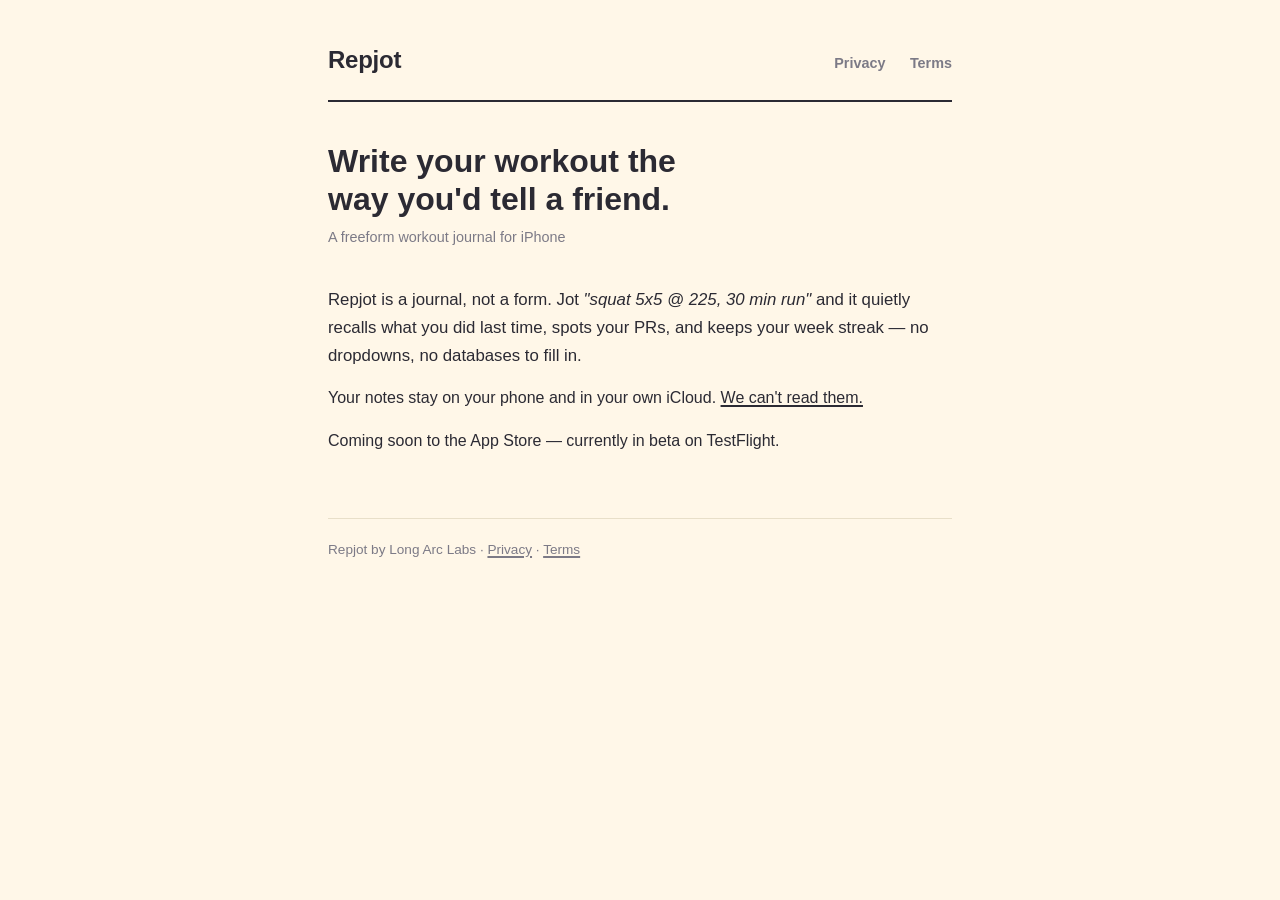
<file: index.html>
<!DOCTYPE html>
<html lang="en">
<head>
  <meta charset="utf-8">
  <meta name="viewport" content="width=device-width, initial-scale=1">
  <title>Repjot — the freeform workout journal</title>
  <meta name="description" content="Repjot is a workout journal for iPhone that reads your freeform notes — recall what you did last time, catch PRs, keep a week streak.">
  <link rel="stylesheet" href="style.css">
</head>
<body>
  <div class="page">
    <header class="site">
      <a class="wordmark" href="./">Repjot</a>
      <nav class="site">
        <a href="privacy.html">Privacy</a>
        <a href="terms.html">Terms</a>
      </nav>
    </header>

    <main>
      <h1>Write your workout the way you'd tell a friend.</h1>
      <p class="updated">A freeform workout journal for iPhone</p>

      <p class="lede">Repjot is a journal, not a form. Jot <em>"squat 5x5 @ 225, 30 min run"</em> and it quietly recalls what you did last time, spots your PRs, and keeps your week streak — no dropdowns, no databases to fill in.</p>

      <p>Your notes stay on your phone and in your own iCloud. <a href="privacy.html">We can't read them.</a></p>

      <p>Coming soon to the App Store — currently in beta on TestFlight.</p>
    </main>

    <footer class="site">
      <p>Repjot by Long Arc Labs · <a href="privacy.html">Privacy</a> · <a href="terms.html">Terms</a></p>
    </footer>
  </div>
</body>
</html>
</file>
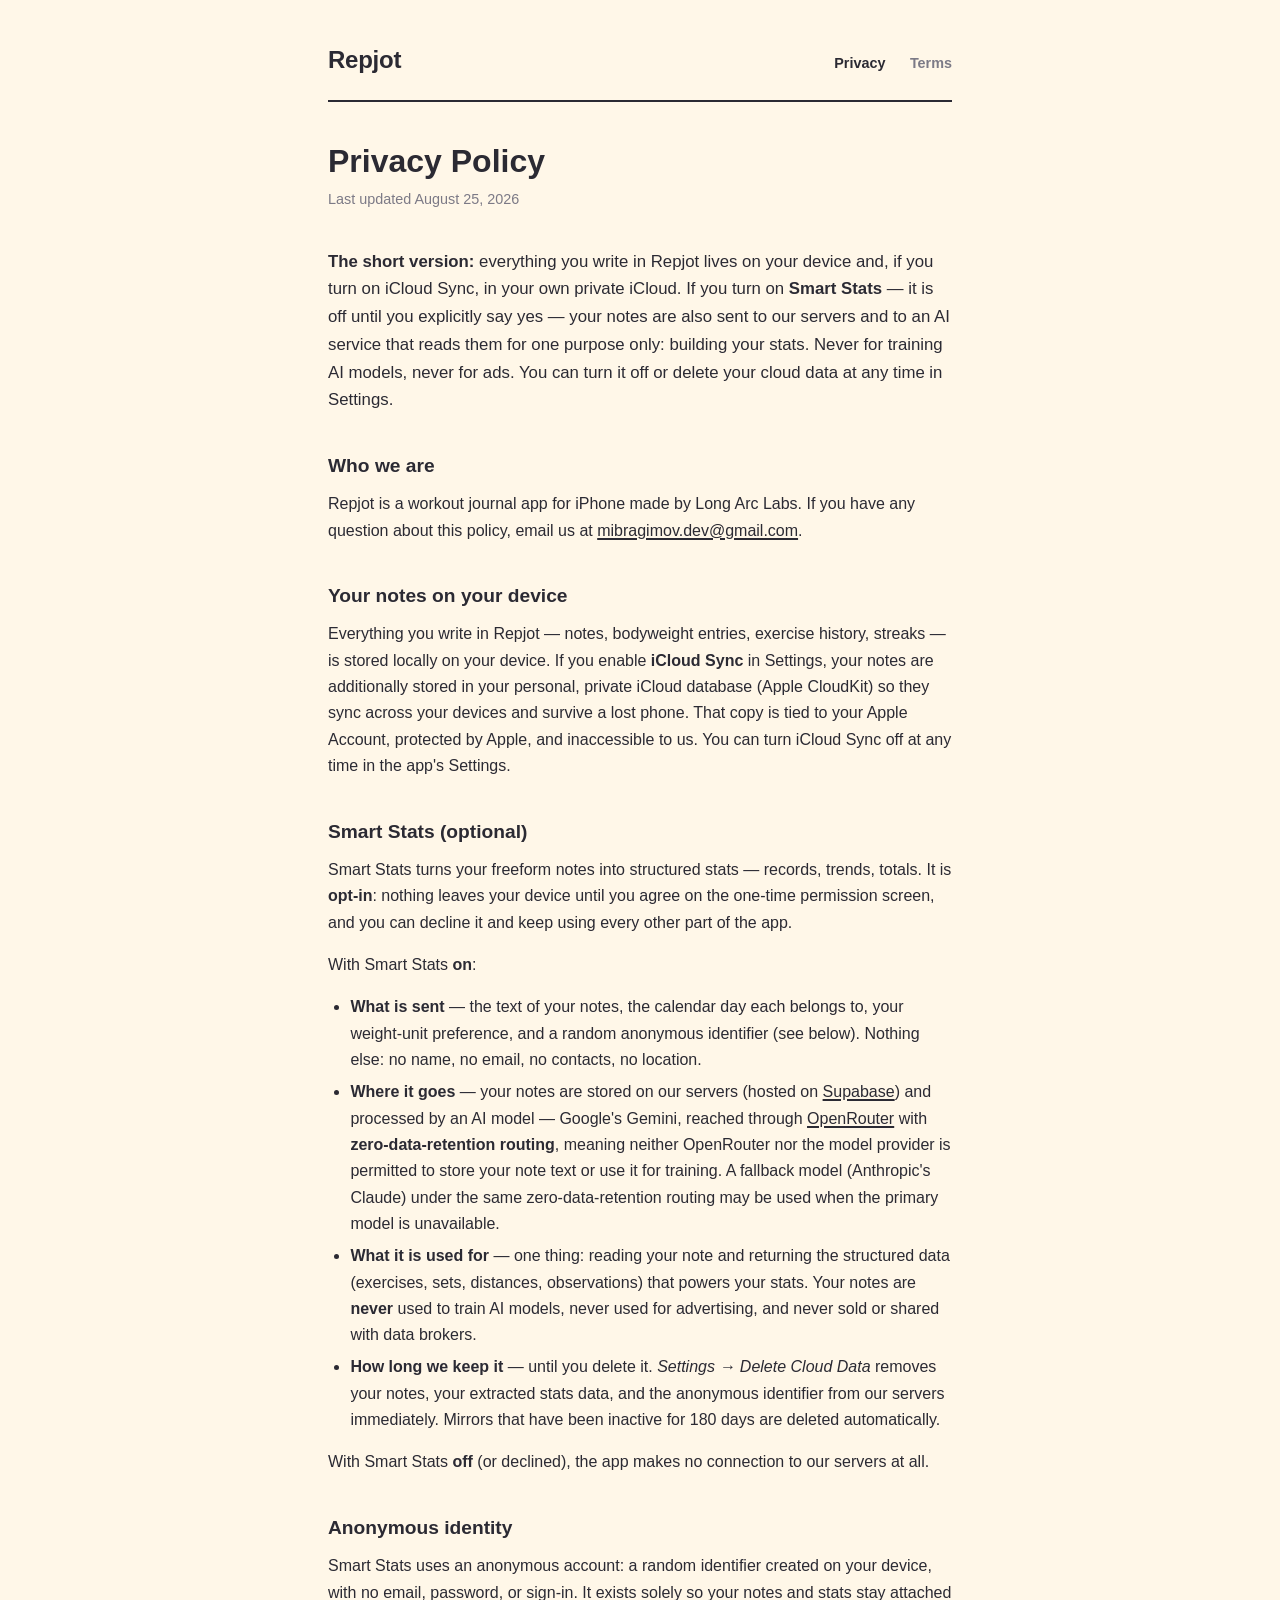
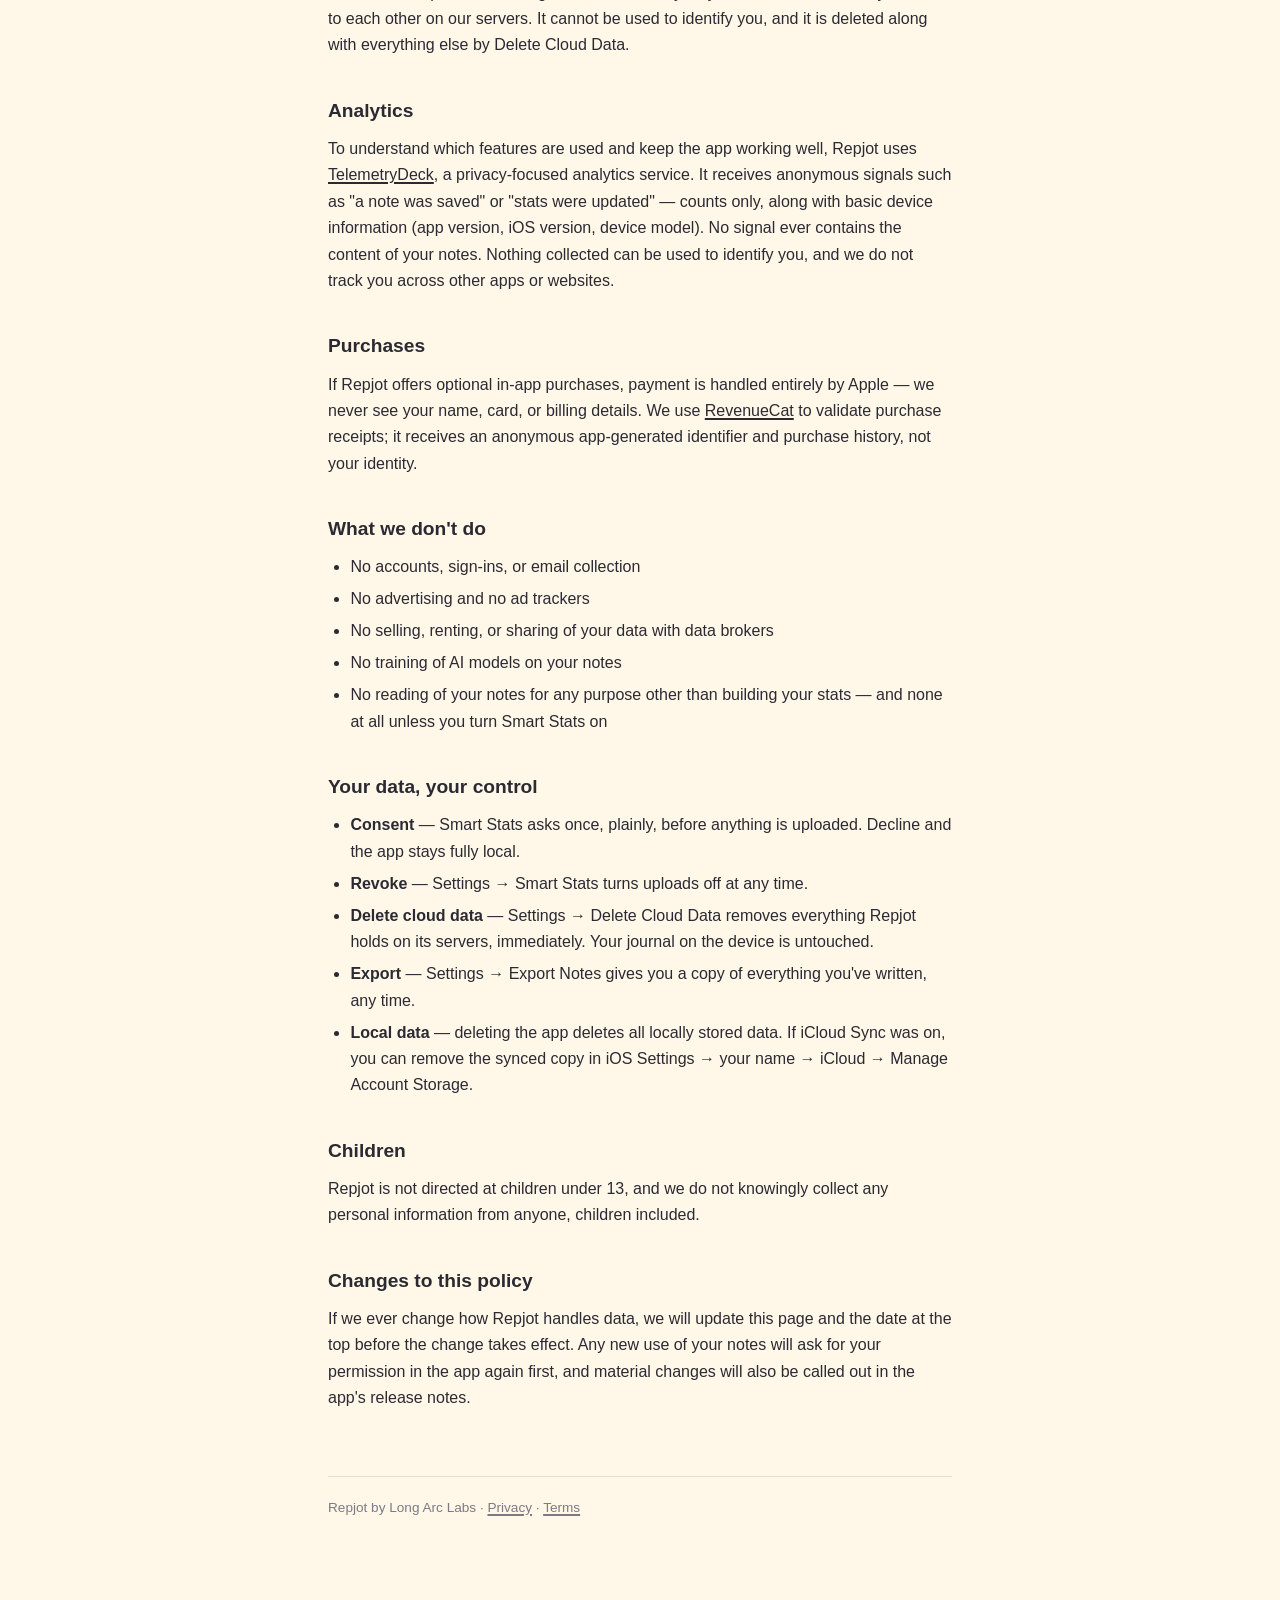
<file: privacy.html>
<!DOCTYPE html>
<html lang="en">
<head>
  <meta charset="utf-8">
  <meta name="viewport" content="width=device-width, initial-scale=1">
  <title>Privacy Policy — Repjot</title>
  <meta name="description" content="Repjot's privacy policy. Your notes stay on your device and in your own iCloud unless you turn on Smart Stats — and even then they're read for one purpose only: your stats.">
  <link rel="stylesheet" href="style.css">
</head>
<body>
  <div class="page">
    <header class="site">
      <a class="wordmark" href="./">Repjot</a>
      <nav class="site">
        <a href="privacy.html" aria-current="page">Privacy</a>
        <a href="terms.html">Terms</a>
      </nav>
    </header>

    <main>
      <h1>Privacy Policy</h1>
      <p class="updated">Last updated August 25, 2026</p>

      <p class="lede"><strong>The short version:</strong> everything you write in Repjot lives on your device and, if you turn on iCloud Sync, in your own private iCloud. If you turn on <strong>Smart Stats</strong> — it is off until you explicitly say yes — your notes are also sent to our servers and to an AI service that reads them for one purpose only: building your stats. Never for training AI models, never for ads. You can turn it off or delete your cloud data at any time in Settings.</p>

      <h2>Who we are</h2>
      <p>Repjot is a workout journal app for iPhone made by Long Arc Labs. If you have any question about this policy, email us at <a href="mailto:mibragimov.dev@gmail.com">mibragimov.dev@gmail.com</a>.</p>

      <h2>Your notes on your device</h2>
      <p>Everything you write in Repjot — notes, bodyweight entries, exercise history, streaks — is stored locally on your device. If you enable <strong>iCloud Sync</strong> in Settings, your notes are additionally stored in your personal, private iCloud database (Apple CloudKit) so they sync across your devices and survive a lost phone. That copy is tied to your Apple Account, protected by Apple, and inaccessible to us. You can turn iCloud Sync off at any time in the app's Settings.</p>

      <h2>Smart Stats (optional)</h2>
      <p>Smart Stats turns your freeform notes into structured stats — records, trends, totals. It is <strong>opt-in</strong>: nothing leaves your device until you agree on the one-time permission screen, and you can decline it and keep using every other part of the app.</p>
      <p>With Smart Stats <strong>on</strong>:</p>
      <ul>
        <li><strong>What is sent</strong> — the text of your notes, the calendar day each belongs to, your weight-unit preference, and a random anonymous identifier (see below). Nothing else: no name, no email, no contacts, no location.</li>
        <li><strong>Where it goes</strong> — your notes are stored on our servers (hosted on <a href="https://supabase.com/privacy" rel="noopener">Supabase</a>) and processed by an AI model — Google's Gemini, reached through <a href="https://openrouter.ai/privacy" rel="noopener">OpenRouter</a> with <strong>zero-data-retention routing</strong>, meaning neither OpenRouter nor the model provider is permitted to store your note text or use it for training. A fallback model (Anthropic's Claude) under the same zero-data-retention routing may be used when the primary model is unavailable.</li>
        <li><strong>What it is used for</strong> — one thing: reading your note and returning the structured data (exercises, sets, distances, observations) that powers your stats. Your notes are <strong>never</strong> used to train AI models, never used for advertising, and never sold or shared with data brokers.</li>
        <li><strong>How long we keep it</strong> — until you delete it. <em>Settings → Delete Cloud Data</em> removes your notes, your extracted stats data, and the anonymous identifier from our servers immediately. Mirrors that have been inactive for 180 days are deleted automatically.</li>
      </ul>
      <p>With Smart Stats <strong>off</strong> (or declined), the app makes no connection to our servers at all.</p>

      <h2>Anonymous identity</h2>
      <p>Smart Stats uses an anonymous account: a random identifier created on your device, with no email, password, or sign-in. It exists solely so your notes and stats stay attached to each other on our servers. It cannot be used to identify you, and it is deleted along with everything else by Delete Cloud Data.</p>

      <h2>Analytics</h2>
      <p>To understand which features are used and keep the app working well, Repjot uses <a href="https://telemetrydeck.com/privacy/" rel="noopener">TelemetryDeck</a>, a privacy-focused analytics service. It receives anonymous signals such as "a note was saved" or "stats were updated" — counts only, along with basic device information (app version, iOS version, device model). No signal ever contains the content of your notes. Nothing collected can be used to identify you, and we do not track you across other apps or websites.</p>

      <h2>Purchases</h2>
      <p>If Repjot offers optional in-app purchases, payment is handled entirely by Apple — we never see your name, card, or billing details. We use <a href="https://www.revenuecat.com/privacy/" rel="noopener">RevenueCat</a> to validate purchase receipts; it receives an anonymous app-generated identifier and purchase history, not your identity.</p>

      <h2>What we don't do</h2>
      <ul>
        <li>No accounts, sign-ins, or email collection</li>
        <li>No advertising and no ad trackers</li>
        <li>No selling, renting, or sharing of your data with data brokers</li>
        <li>No training of AI models on your notes</li>
        <li>No reading of your notes for any purpose other than building your stats — and none at all unless you turn Smart Stats on</li>
      </ul>

      <h2>Your data, your control</h2>
      <ul>
        <li><strong>Consent</strong> — Smart Stats asks once, plainly, before anything is uploaded. Decline and the app stays fully local.</li>
        <li><strong>Revoke</strong> — Settings → Smart Stats turns uploads off at any time.</li>
        <li><strong>Delete cloud data</strong> — Settings → Delete Cloud Data removes everything Repjot holds on its servers, immediately. Your journal on the device is untouched.</li>
        <li><strong>Export</strong> — Settings → Export Notes gives you a copy of everything you've written, any time.</li>
        <li><strong>Local data</strong> — deleting the app deletes all locally stored data. If iCloud Sync was on, you can remove the synced copy in iOS Settings → your name → iCloud → Manage Account Storage.</li>
      </ul>

      <h2>Children</h2>
      <p>Repjot is not directed at children under 13, and we do not knowingly collect any personal information from anyone, children included.</p>

      <h2>Changes to this policy</h2>
      <p>If we ever change how Repjot handles data, we will update this page and the date at the top before the change takes effect. Any new use of your notes will ask for your permission in the app again first, and material changes will also be called out in the app's release notes.</p>
    </main>

    <footer class="site">
      <p>Repjot by Long Arc Labs · <a href="privacy.html">Privacy</a> · <a href="terms.html">Terms</a></p>
    </footer>
  </div>
</body>
</html>
</file>
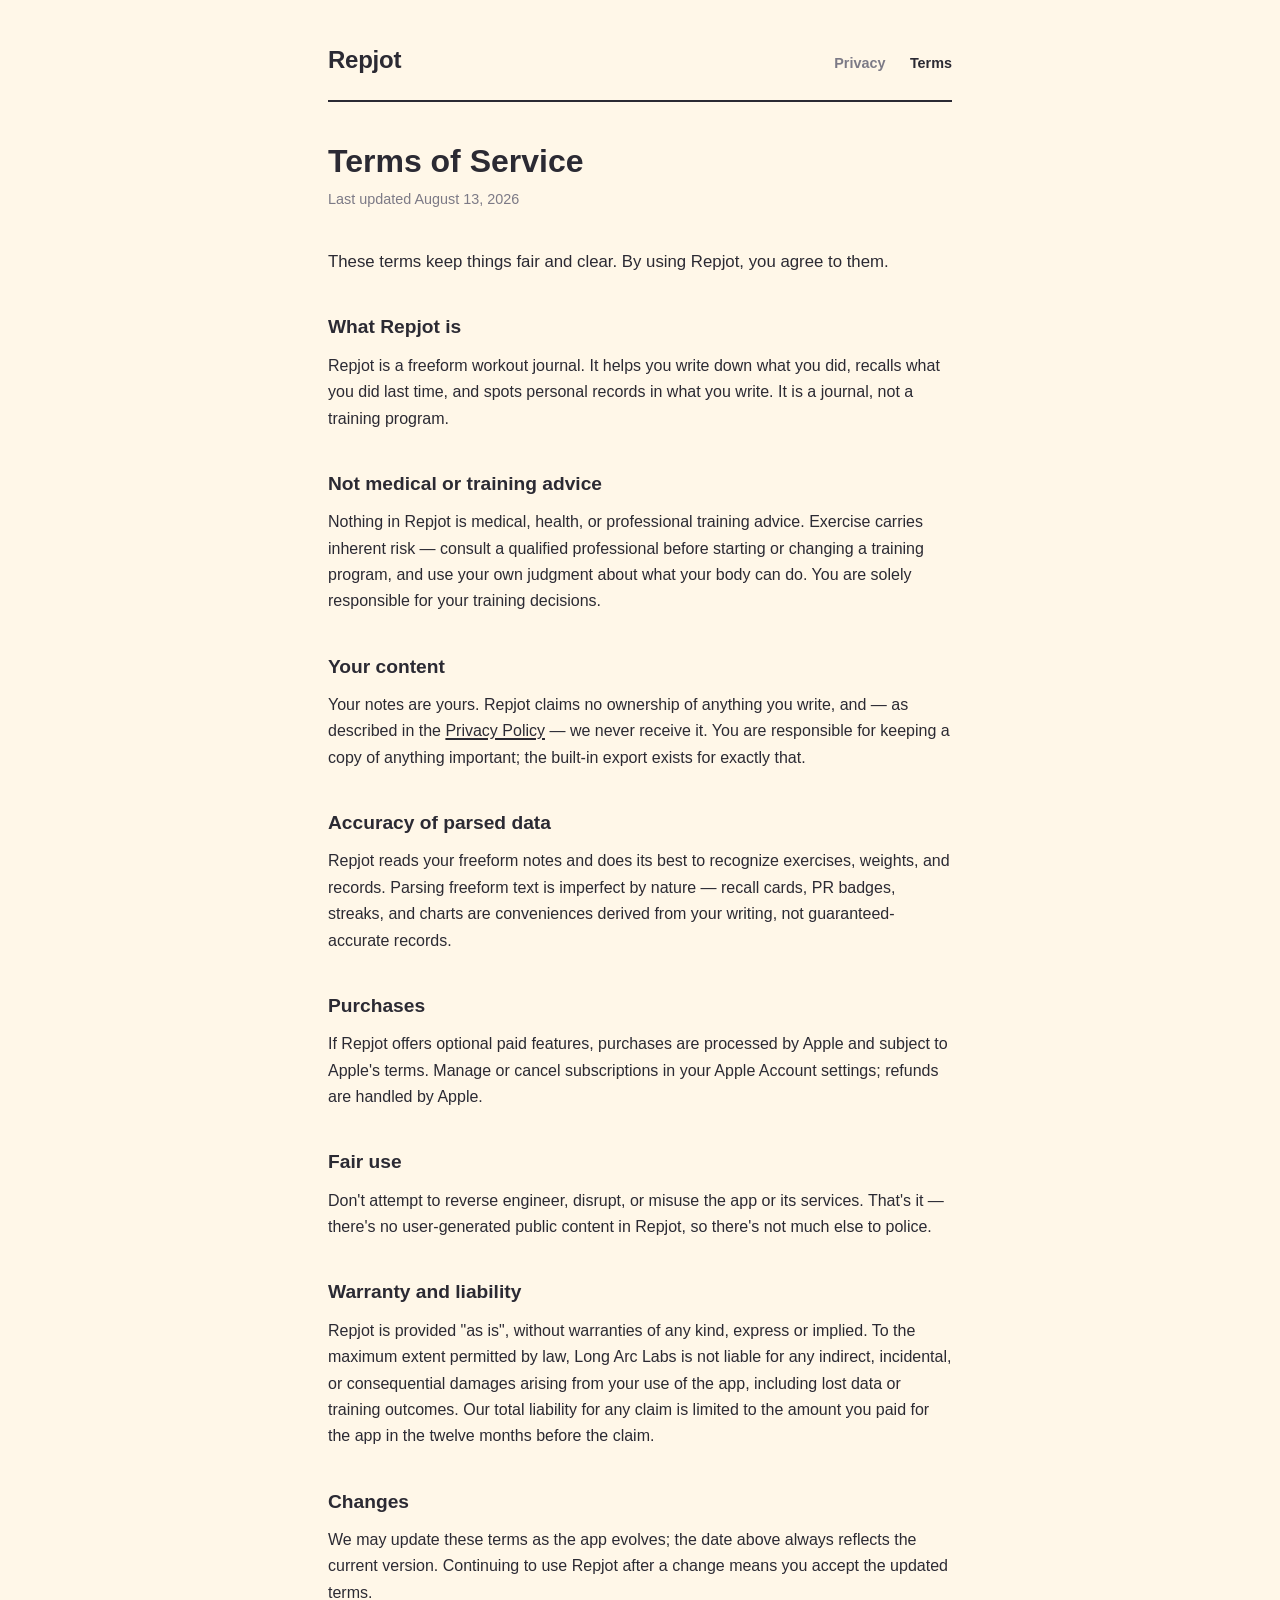
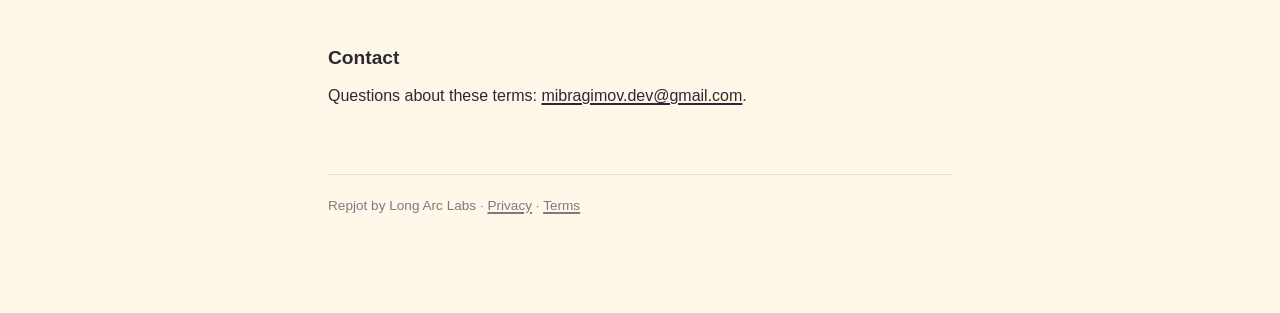
<file: terms.html>
<!DOCTYPE html>
<html lang="en">
<head>
  <meta charset="utf-8">
  <meta name="viewport" content="width=device-width, initial-scale=1">
  <title>Terms of Service — Repjot</title>
  <meta name="description" content="Terms of service for Repjot, the freeform workout journal for iPhone.">
  <link rel="stylesheet" href="style.css">
</head>
<body>
  <div class="page">
    <header class="site">
      <a class="wordmark" href="./">Repjot</a>
      <nav class="site">
        <a href="privacy.html">Privacy</a>
        <a href="terms.html" aria-current="page">Terms</a>
      </nav>
    </header>

    <main>
      <h1>Terms of Service</h1>
      <p class="updated">Last updated August 13, 2026</p>

      <p class="lede">These terms keep things fair and clear. By using Repjot, you agree to them.</p>

      <h2>What Repjot is</h2>
      <p>Repjot is a freeform workout journal. It helps you write down what you did, recalls what you did last time, and spots personal records in what you write. It is a journal, not a training program.</p>

      <h2>Not medical or training advice</h2>
      <p>Nothing in Repjot is medical, health, or professional training advice. Exercise carries inherent risk — consult a qualified professional before starting or changing a training program, and use your own judgment about what your body can do. You are solely responsible for your training decisions.</p>

      <h2>Your content</h2>
      <p>Your notes are yours. Repjot claims no ownership of anything you write, and — as described in the <a href="privacy.html">Privacy Policy</a> — we never receive it. You are responsible for keeping a copy of anything important; the built-in export exists for exactly that.</p>

      <h2>Accuracy of parsed data</h2>
      <p>Repjot reads your freeform notes and does its best to recognize exercises, weights, and records. Parsing freeform text is imperfect by nature — recall cards, PR badges, streaks, and charts are conveniences derived from your writing, not guaranteed-accurate records.</p>

      <h2>Purchases</h2>
      <p>If Repjot offers optional paid features, purchases are processed by Apple and subject to Apple's terms. Manage or cancel subscriptions in your Apple Account settings; refunds are handled by Apple.</p>

      <h2>Fair use</h2>
      <p>Don't attempt to reverse engineer, disrupt, or misuse the app or its services. That's it — there's no user-generated public content in Repjot, so there's not much else to police.</p>

      <h2>Warranty and liability</h2>
      <p>Repjot is provided "as is", without warranties of any kind, express or implied. To the maximum extent permitted by law, Long Arc Labs is not liable for any indirect, incidental, or consequential damages arising from your use of the app, including lost data or training outcomes. Our total liability for any claim is limited to the amount you paid for the app in the twelve months before the claim.</p>

      <h2>Changes</h2>
      <p>We may update these terms as the app evolves; the date above always reflects the current version. Continuing to use Repjot after a change means you accept the updated terms.</p>

      <h2>Contact</h2>
      <p>Questions about these terms: <a href="mailto:mibragimov.dev@gmail.com">mibragimov.dev@gmail.com</a>.</p>
    </main>

    <footer class="site">
      <p>Repjot by Long Arc Labs · <a href="privacy.html">Privacy</a> · <a href="terms.html">Terms</a></p>
    </footer>
  </div>
</body>
</html>
</file>
<file: style.css>
:root {
  --canvas: #FFF7E8;
  --ink: #2B2A33;
  --ink-muted: #7C7A86;
  --hairline: #E8DFC9;
}

* { margin: 0; padding: 0; box-sizing: border-box; }

body {
  background: var(--canvas);
  color: var(--ink);
  font-family: -apple-system, BlinkMacSystemFont, "Segoe UI", Roboto, Helvetica, Arial, sans-serif;
  line-height: 1.65;
  -webkit-font-smoothing: antialiased;
}

.page {
  max-width: 42rem;
  margin: 0 auto;
  padding: 2.5rem 1.5rem 5rem;
}

header.site {
  display: flex;
  align-items: baseline;
  justify-content: space-between;
  padding-bottom: 1.25rem;
  border-bottom: 2px solid var(--ink);
  margin-bottom: 2.5rem;
}

.wordmark {
  font-family: ui-rounded, -apple-system, BlinkMacSystemFont, "Segoe UI", sans-serif;
  font-weight: 800;
  font-size: 1.5rem;
  letter-spacing: -0.01em;
  color: var(--ink);
  text-decoration: none;
}

nav.site a {
  color: var(--ink-muted);
  text-decoration: none;
  font-size: 0.9rem;
  font-weight: 600;
  margin-left: 1.25rem;
}

nav.site a:hover, nav.site a[aria-current="page"] { color: var(--ink); }

h1 {
  font-family: ui-rounded, -apple-system, BlinkMacSystemFont, "Segoe UI", sans-serif;
  font-weight: 800;
  font-size: 2rem;
  line-height: 1.2;
  margin-bottom: 0.5rem;
  text-wrap: balance;
}

.updated {
  color: var(--ink-muted);
  font-size: 0.9rem;
  margin-bottom: 2.25rem;
}

h2 {
  font-family: ui-rounded, -apple-system, BlinkMacSystemFont, "Segoe UI", sans-serif;
  font-weight: 700;
  font-size: 1.2rem;
  margin: 2.25rem 0 0.6rem;
}

p, ul { margin-bottom: 1rem; }

ul { padding-left: 1.4rem; }

li { margin-bottom: 0.35rem; }

a { color: var(--ink); text-decoration-thickness: 1.5px; text-underline-offset: 2px; }

strong { font-weight: 700; }

.lede { font-size: 1.05rem; }

footer.site {
  margin-top: 4rem;
  padding-top: 1.25rem;
  border-top: 1px solid var(--hairline);
  color: var(--ink-muted);
  font-size: 0.85rem;
}

footer.site a { color: var(--ink-muted); }
</file>
